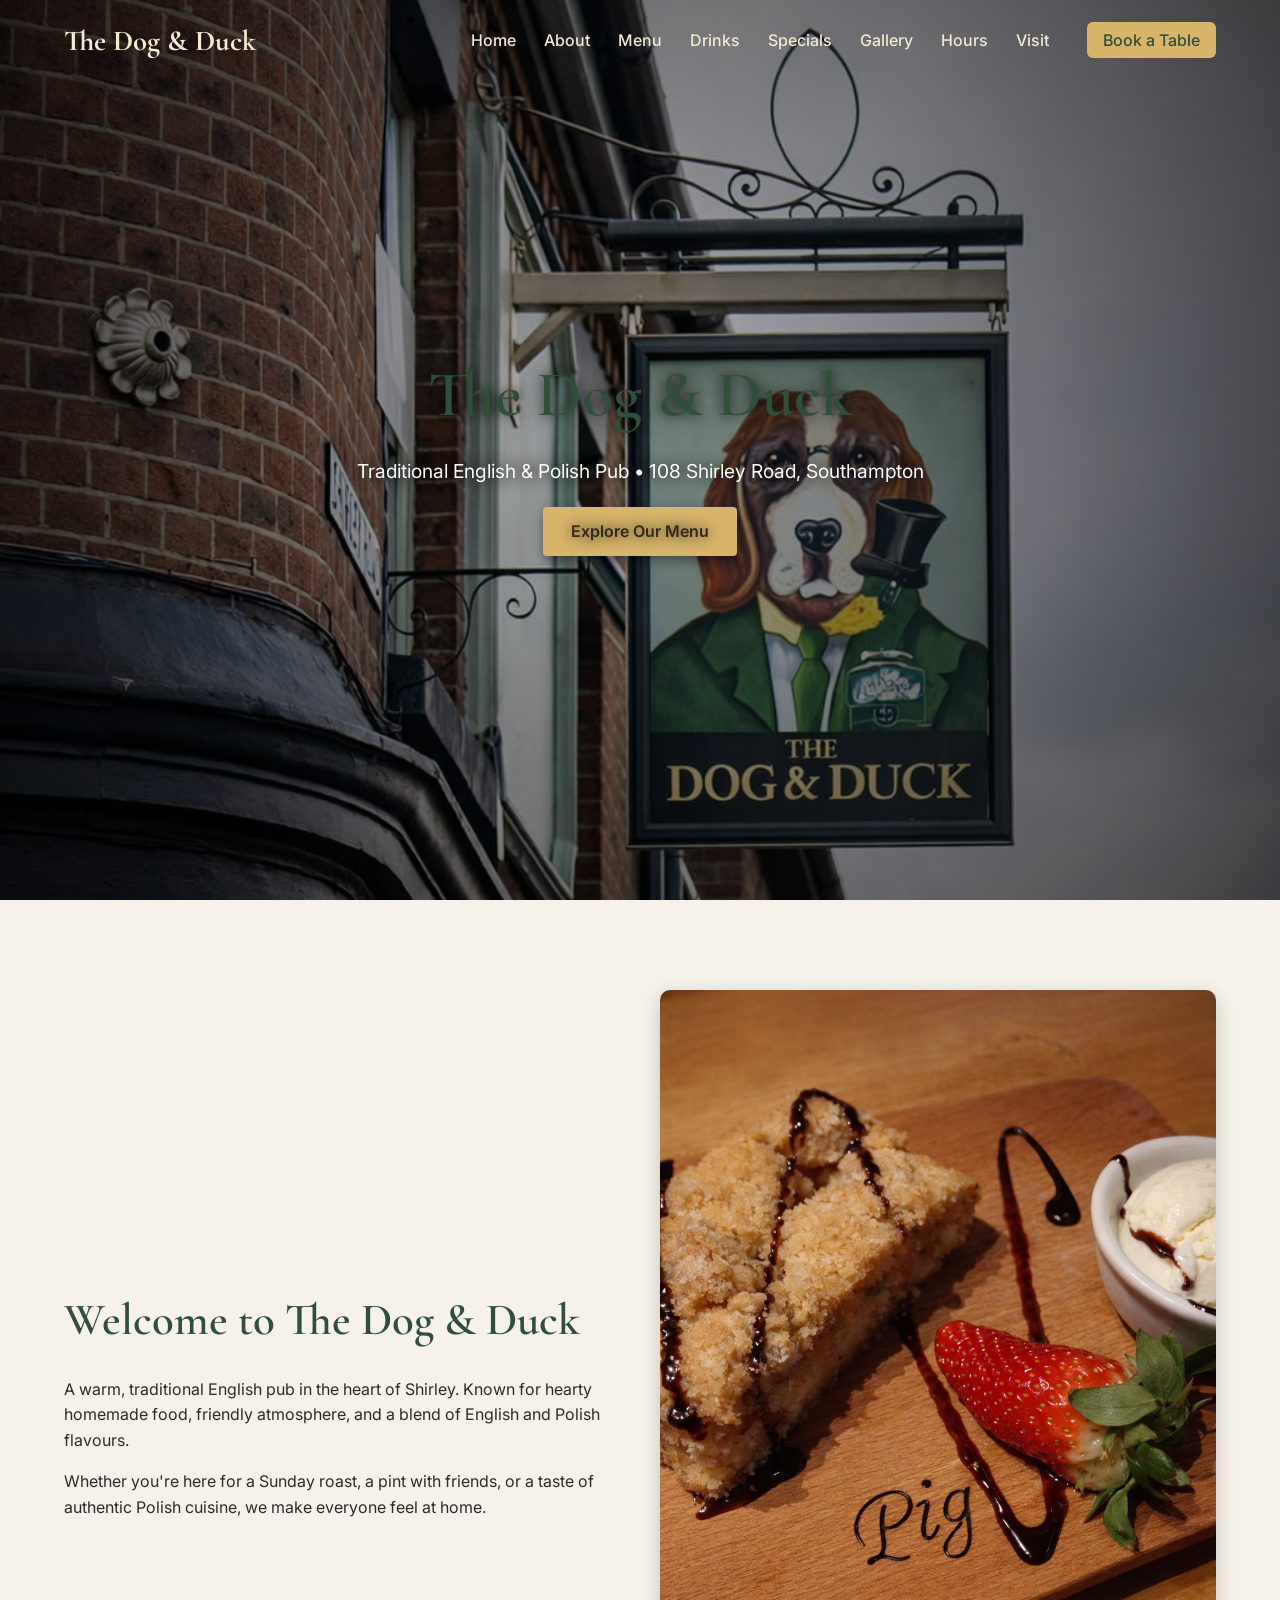
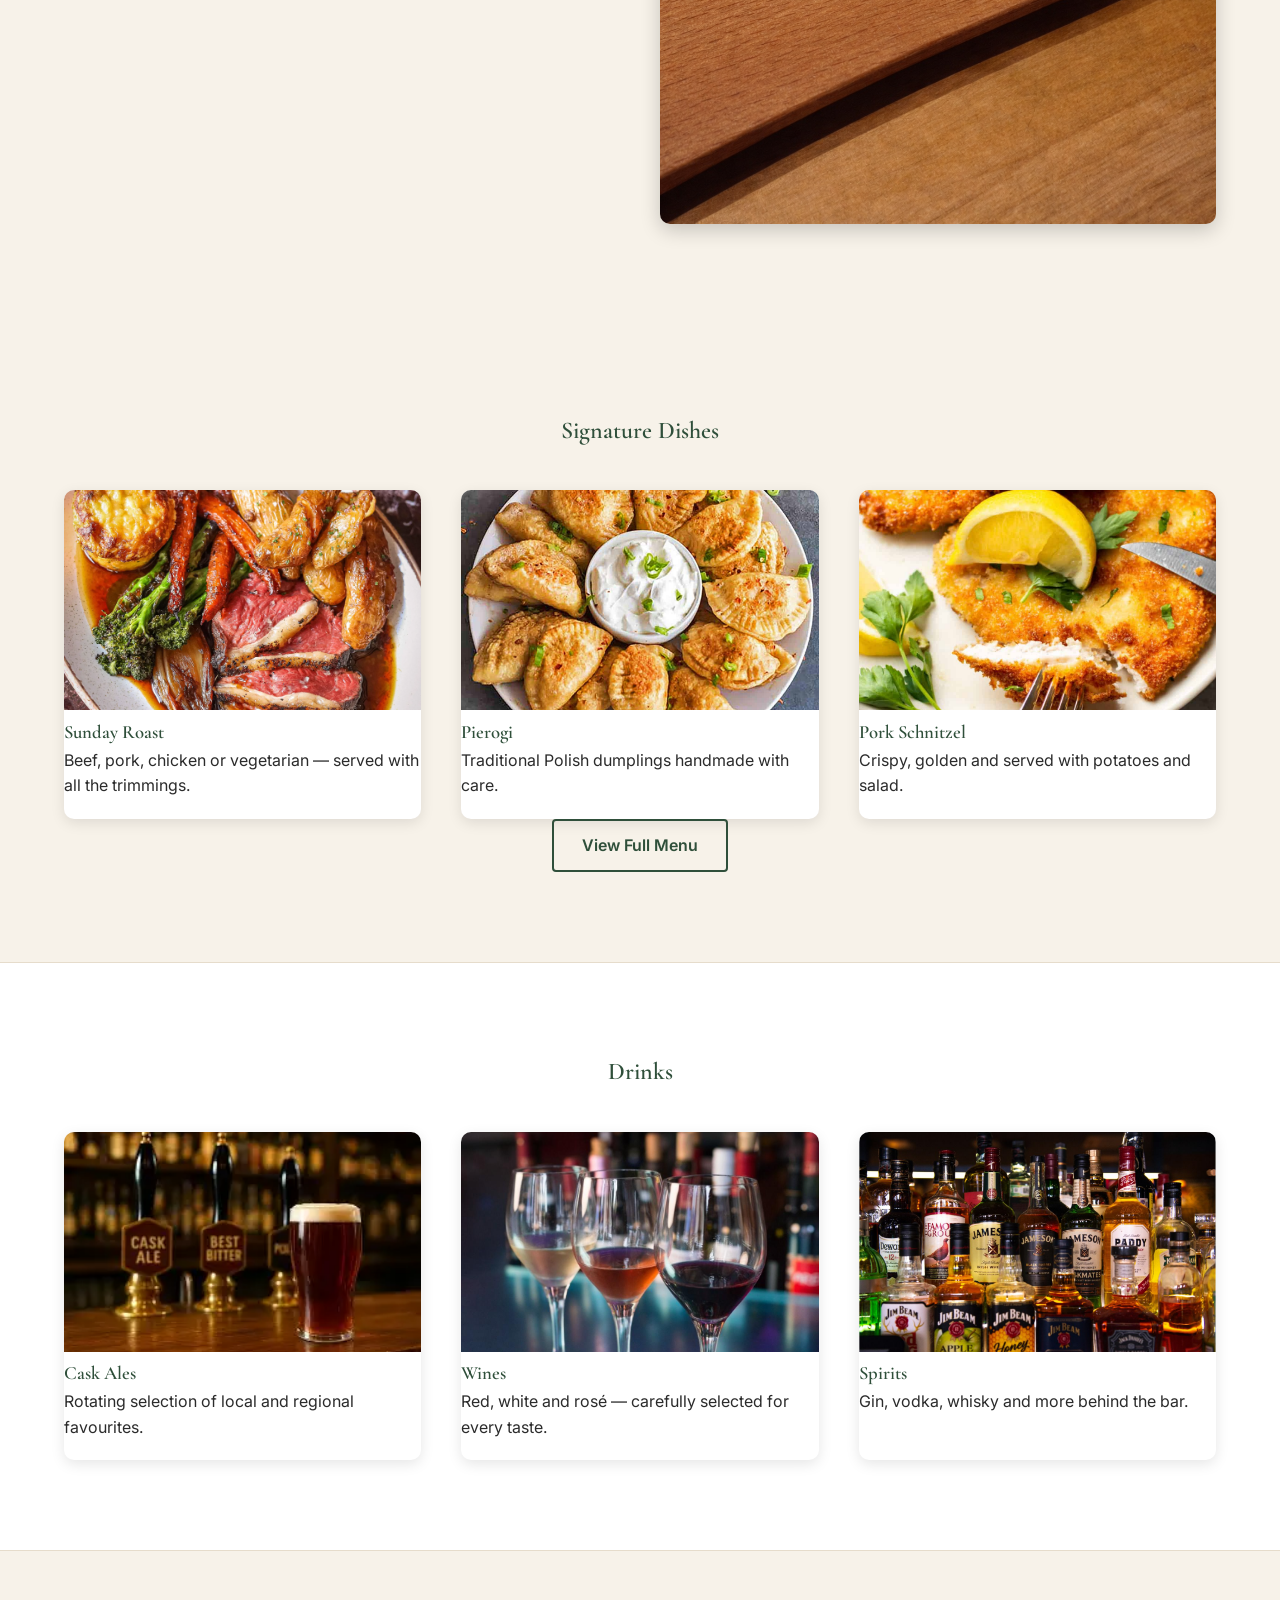
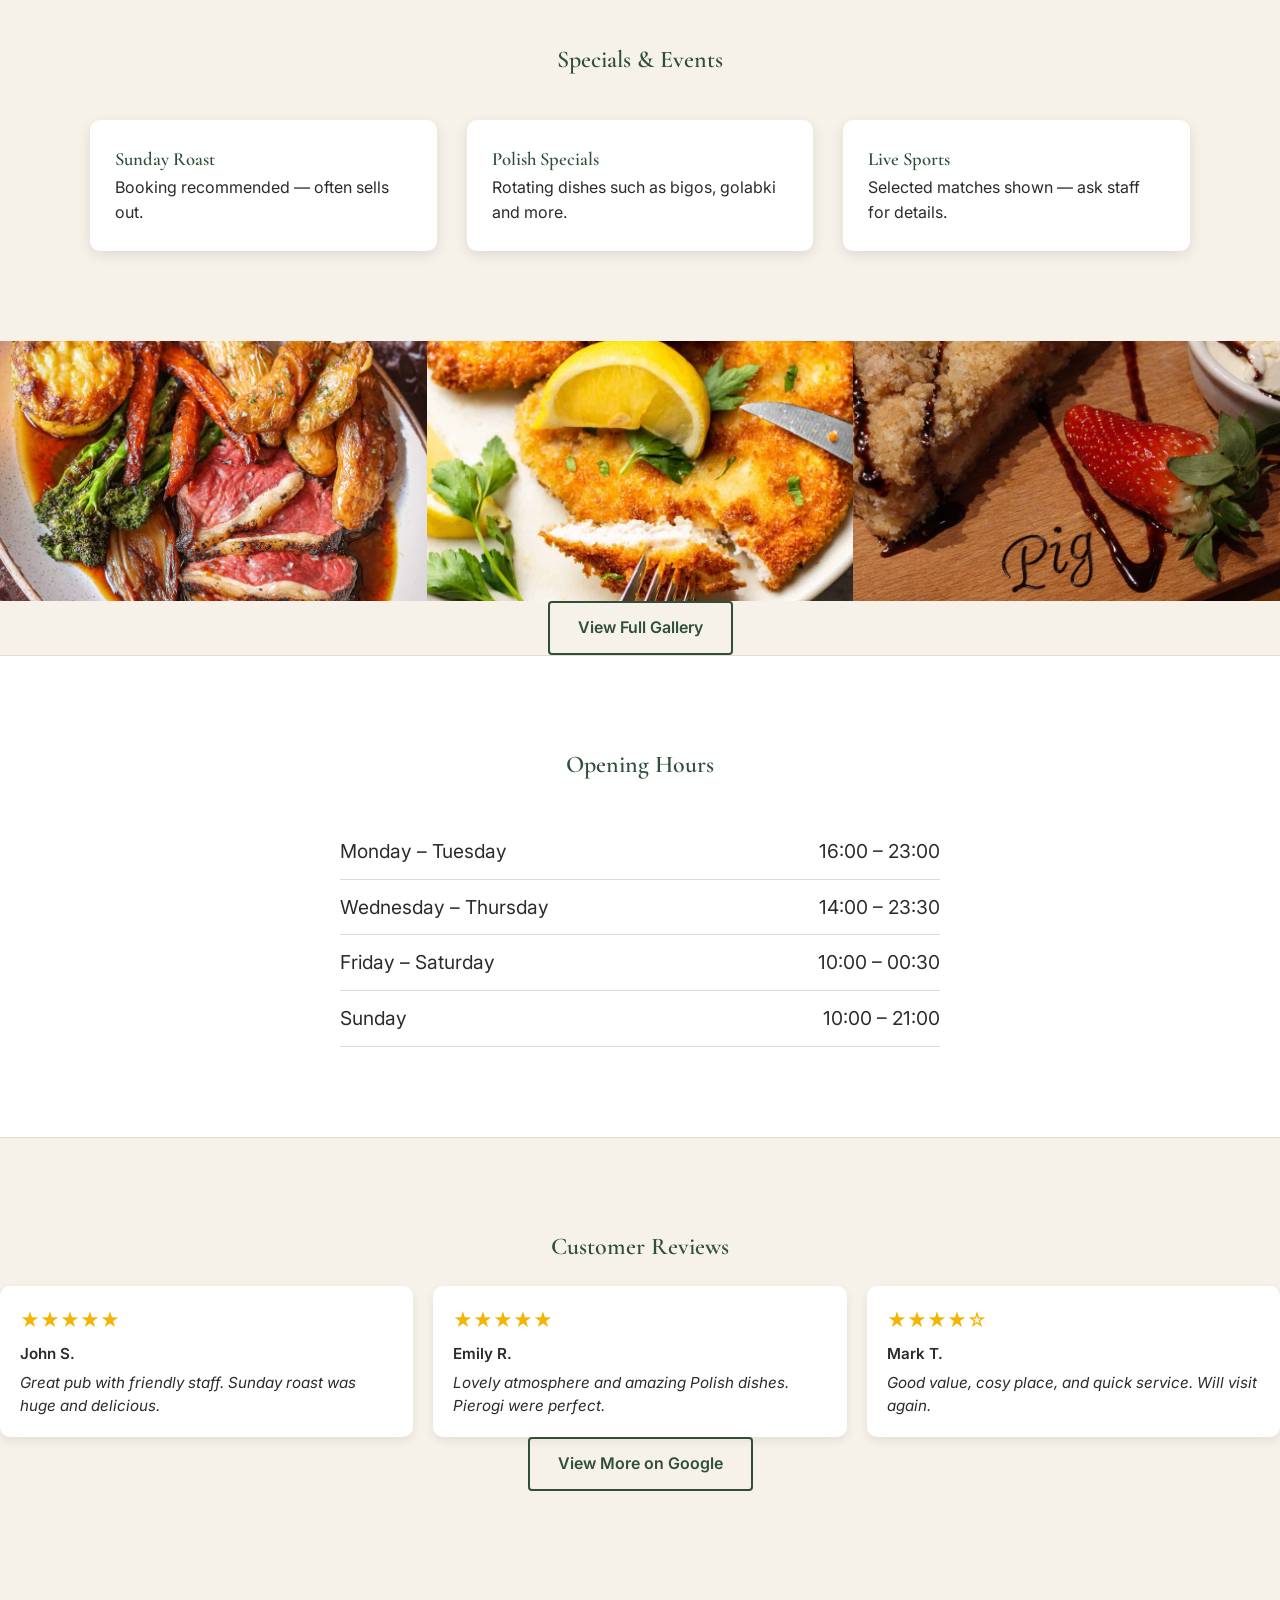
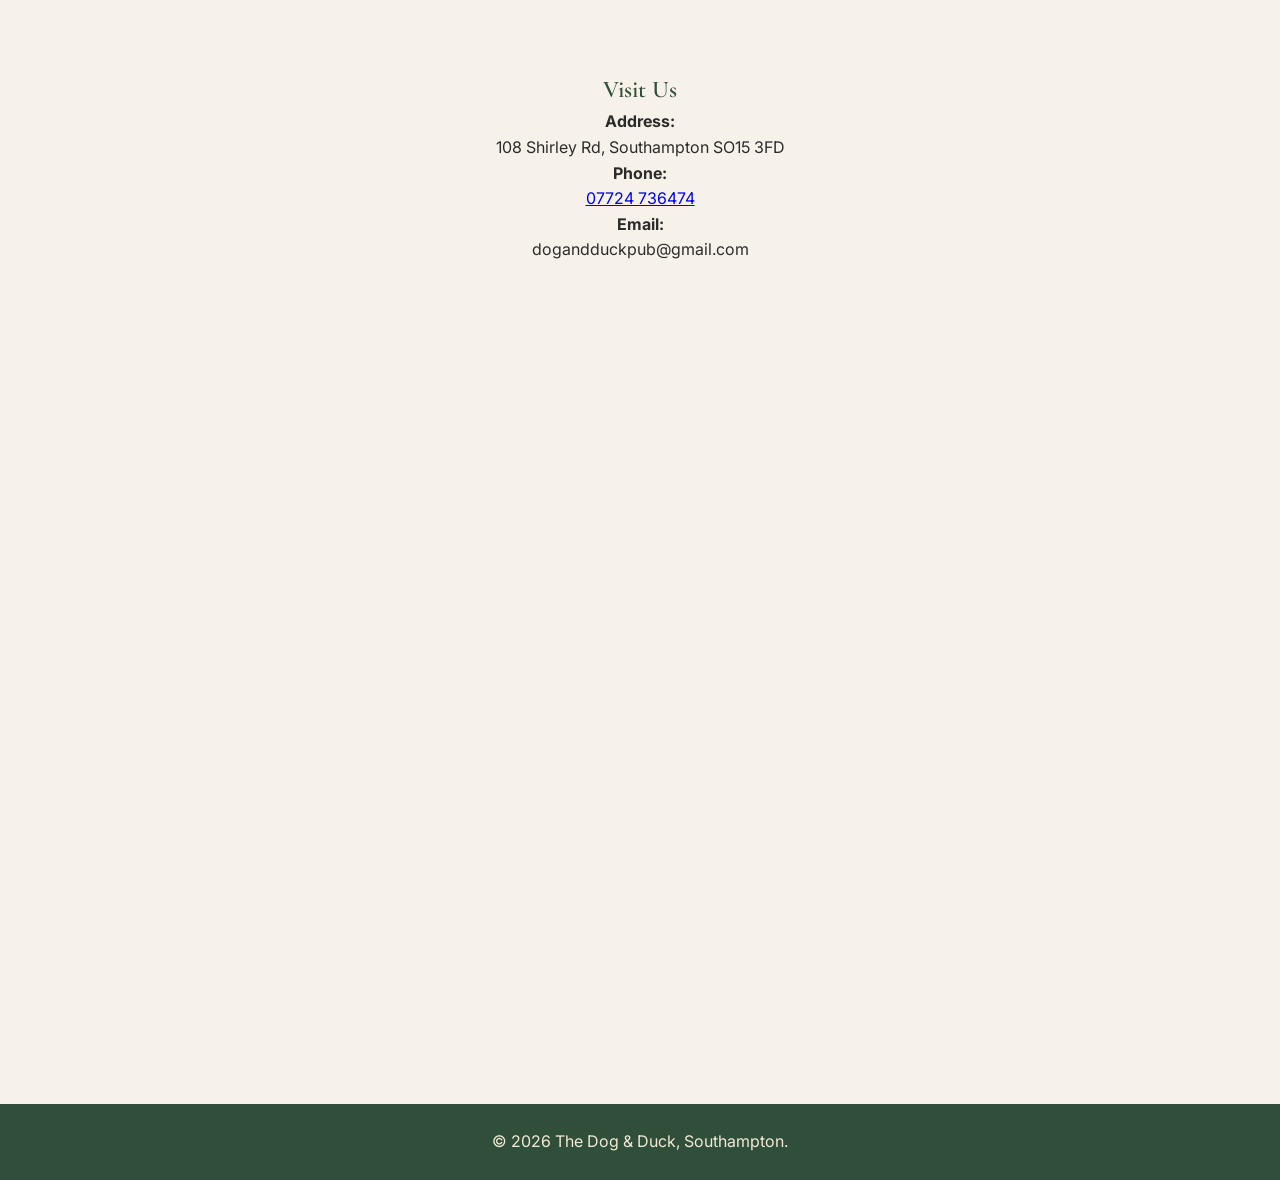
<file: index.html>
<!DOCTYPE html>
<html lang="en">
<head>
    <meta charset="UTF-8">
    <meta name="viewport" content="width=device-width, initial-scale=1.0">
    <title>The Dog & Duck – Southampton</title>

    <!-- FONTS -->
    <link href="https://fonts.googleapis.com/css2?family=Cormorant+Garamond:wght@400;600;700&family=Inter:wght@300;400;500;600&display=swap" rel="stylesheet">

    <link rel="stylesheet" href="style.css">
</head>

<body>

<!-- NAVBAR -->
<nav class="navbar">
    <div class="nav-inner">
        <div class="logo">The Dog & Duck</div>
        <div class="hamburger">
    ☰
</div>
        <ul class="nav-links">
            <li><a href="#home">Home</a></li>
            <li><a href="#about">About</a></li>
            <li><a href="menu.html">Menu</a></li>
            <li><a href="#drinks">Drinks</a></li>
            <li><a href="#specials">Specials</a></li>
            <li><a href="gallery.html">Gallery</a></li>
            <li><a href="#hours">Hours</a></li>
            <li><a href="#contact">Visit</a></li>
            <li><a href="tel:07724736474" class="book-btn">Book a Table</a></li>
        </ul>
    </div>
</nav>

<!-- HERO -->
<header id="home" class="hero">
    <div class="hero-overlay"></div>
    <div class="hero-content">
        <h1>The Dog & Duck</h1>
        <p>Traditional English & Polish Pub • 108 Shirley Road, Southampton</p>
        <a href="menu.html" class="btn btn-primary">Explore Our Menu</a>
    </div>
</header>

<!-- ABOUT -->
<section id="about" class="section section-split">
    <div class="split-text">
        <h2>Welcome to The Dog & Duck</h2>
        <p>
            A warm, traditional English pub in the heart of Shirley.  
            Known for hearty homemade food, friendly atmosphere, and a blend of English and Polish flavours.
        </p>
        <p>
            Whether you're here for a Sunday roast, a pint with friends, or a taste of authentic Polish cuisine,
            we make everyone feel at home.
        </p>
    </div>

    <div class="split-image">
        <img src="images/gallery-dessert.png" alt="Pub Interior">
    </div>
</section>

<!-- SIGNATURE DISHES -->
<section id="menu-preview" class="section section-light">
    <h2 class="center">Signature Dishes</h2>

    <div class="card-grid">

        <!-- SUNDAY ROAST -->
        <div class="food-card">
            <img src="images/gallery-roast.webp" alt="Sunday Roast">
            <h3>Sunday Roast</h3>
            <p>Beef, pork, chicken or vegetarian — served with all the trimmings.</p>
        </div>

        <!-- PIEROGI (still placeholder unless you upload one) -->
        <div class="food-card">
            <img src="images/gallery-pierogi.jpg" alt="Pierogi">
            <h3>Pierogi</h3>
            <p>Traditional Polish dumplings handmade with care.</p>
        </div>

        <!-- SCHNITZEL -->
        <div class="food-card">
            <img src="images/gallery-schnitzel.jpg" alt="Pork Schnitzel">
            <h3>Pork Schnitzel</h3>
            <p>Crispy, golden and served with potatoes and salad.</p>
        </div>

    </div>

    <div class="center">
        <a href="menu.html" class="btn btn-outline">View Full Menu</a>
    </div>
</section>

<!-- DRINKS -->
<section id="drinks" class="section section-panel">
    <h2 class="center">Drinks</h2>

    <div class="card-grid">
        <div class="drink-card">
            <img src="images/gallery-shots.webp" alt="Drinks">
            <h3>Cask Ales</h3>
            <p>Rotating selection of local and regional favourites.</p>
        </div>

        <div class="drink-card">
            <img src="images/gallery-wine.jpeg" alt="">
            <h3>Wines</h3>
            <p>Red, white and rosé — carefully selected for every taste.</p>
        </div>

        <div class="drink-card">
            <img src="images/gallery-spirits.jpg" alt="">
            <h3>Spirits</h3>
            <p>Gin, vodka, whisky and more behind the bar.</p>
        </div>
    </div>
</section>

<!-- SPECIALS -->
<section id="specials" class="section section-light">
    <h2 class="center">Specials & Events</h2>

    <div class="specials-grid">
        <div class="special-item">
            <h3>Sunday Roast</h3>
            <p>Booking recommended — often sells out.</p>
        </div>

        <div class="special-item">
            <h3>Polish Specials</h3>
            <p>Rotating dishes such as bigos, golabki and more.</p>
        </div>

        <div class="special-item">
            <h3>Live Sports</h3>
            <p>Selected matches shown — ask staff for details.</p>
        </div>
    </div>
</section>

<!-- MINI GALLERY PREVIEW -->
<section class="section section-gallery-preview">
    <div class="gallery-row">
        <img src="images/gallery-roast.webp" alt="">
        <img src="images/gallery-schnitzel.jpg" alt="">
        <img src="images/gallery-dessert.png" alt="">
    </div>

    <div class="center">
        <a href="gallery.html" class="btn btn-outline">View Full Gallery</a>
    </div>
</section>

<!-- HOURS -->
<section id="hours" class="section section-panel">
    <h2 class="center">Opening Hours</h2>

    <ul class="hours-list">
        <li><span>Monday – Tuesday</span><span>16:00 – 23:00</span></li>
        <li><span>Wednesday – Thursday</span><span>14:00 – 23:30</span></li>
        <li><span>Friday – Saturday</span><span>10:00 – 00:30</span></li>
        <li><span>Sunday</span><span>10:00 – 21:00</span></li>
    </ul>
</section>

<!-- REVIEWS -->
<section id="reviews" class="section section-light">
    <h2 class="center">Customer Reviews</h2>

    <div class="reviews-grid">

        <div class="review-card">
            <div class="stars">★★★★★</div>
            <p class="review-author">John S.</p>
            <p class="review-text">Great pub with friendly staff. Sunday roast was huge and delicious.</p>
        </div>

        <div class="review-card">
            <div class="stars">★★★★★</div>
            <p class="review-author">Emily R.</p>
            <p class="review-text">Lovely atmosphere and amazing Polish dishes. Pierogi were perfect.</p>
        </div>

        <div class="review-card">
            <div class="stars">★★★★☆</div>
            <p class="review-author">Mark T.</p>
            <p class="review-text">Good value, cosy place, and quick service. Will visit again.</p>
        </div>

    </div>

  <div class="center">
    <a href="https://www.google.co.uk/maps/place/The+Dog+%26+Duck/@50.9124856,-1.423898,17z/data=!4m17!1m8!3m7!1s0x487476a2807b0db3:0x4f08b9cf464eedf1!2sShirley+Rd,+Southampton+SO15+3FD!3b1!8m2!3d50.9125668!4d-1.4214687!16s%2Fg%2F1xb2d0m1!3m7!1s0x487476a27fd3cab1:0xc40f3df918e5f9ad!8m2!3d50.9121717!4d-1.4209066!9m1!1b1!16s%2Fg%2F11bysjpckv?entry=ttu&g_ep=EgoyMDI2MDYwMS4wIKXMDSoASAFQAw%3D%3D" 
       class="btn btn-outline" 
       target="_blank">
        View More on Google
    </a>
</div>
</section>
    
<!-- CONTACT -->
<section id="contact" class="section section-light contact-layout">
    <div class="contact-info">
        <h2>Visit Us</h2>
        <p><strong>Address:</strong><br>108 Shirley Rd, Southampton SO15 3FD</p>
        <p><strong>Phone:</strong><br><a href="tel:07724736474">07724 736474</a></p>
        <p><strong>Email:</strong><br>dogandduckpub@gmail.com</p>
    </div>

   <div class="map-container">
    <iframe 
        src="https://www.google.com/maps/embed?pb=!1m18!1m12!1m3!1d2515.62407642002!2d-1.4257775065553866!3d50.912171598673716!2m3!1f0!2f0!3f0!3m2!1i1024!2i768!4f13.1!3m3!1m2!1s0x487476a27fd3cab1%3A0xc40f3df918e5f9ad!2sThe%20Dog%20%26%20Duck!5e0!3m2!1sen!2suk!4v1780507801063!5m2!1sen!2suk"
        allowfullscreen=""
        loading="lazy"
        referrerpolicy="no-referrer-when-downgrade">
    </iframe>
</div>
</section>    
    
<!-- FOOTER -->
<footer class="footer">
    <p>© 2026 The Dog & Duck, Southampton.</p>
</footer>

    <script>
window.addEventListener("scroll", function() {
    const navbar = document.querySelector(".navbar");
    if (window.scrollY > 50) {
        navbar.classList.add("scrolled");
    } else {
        navbar.classList.remove("scrolled");
    }
});
</script>

    <script>
document.querySelector('.hamburger').onclick = () => {
    document.querySelector('.nav-links').classList.toggle('active');
};
</script>

</body>
</html>
</file>
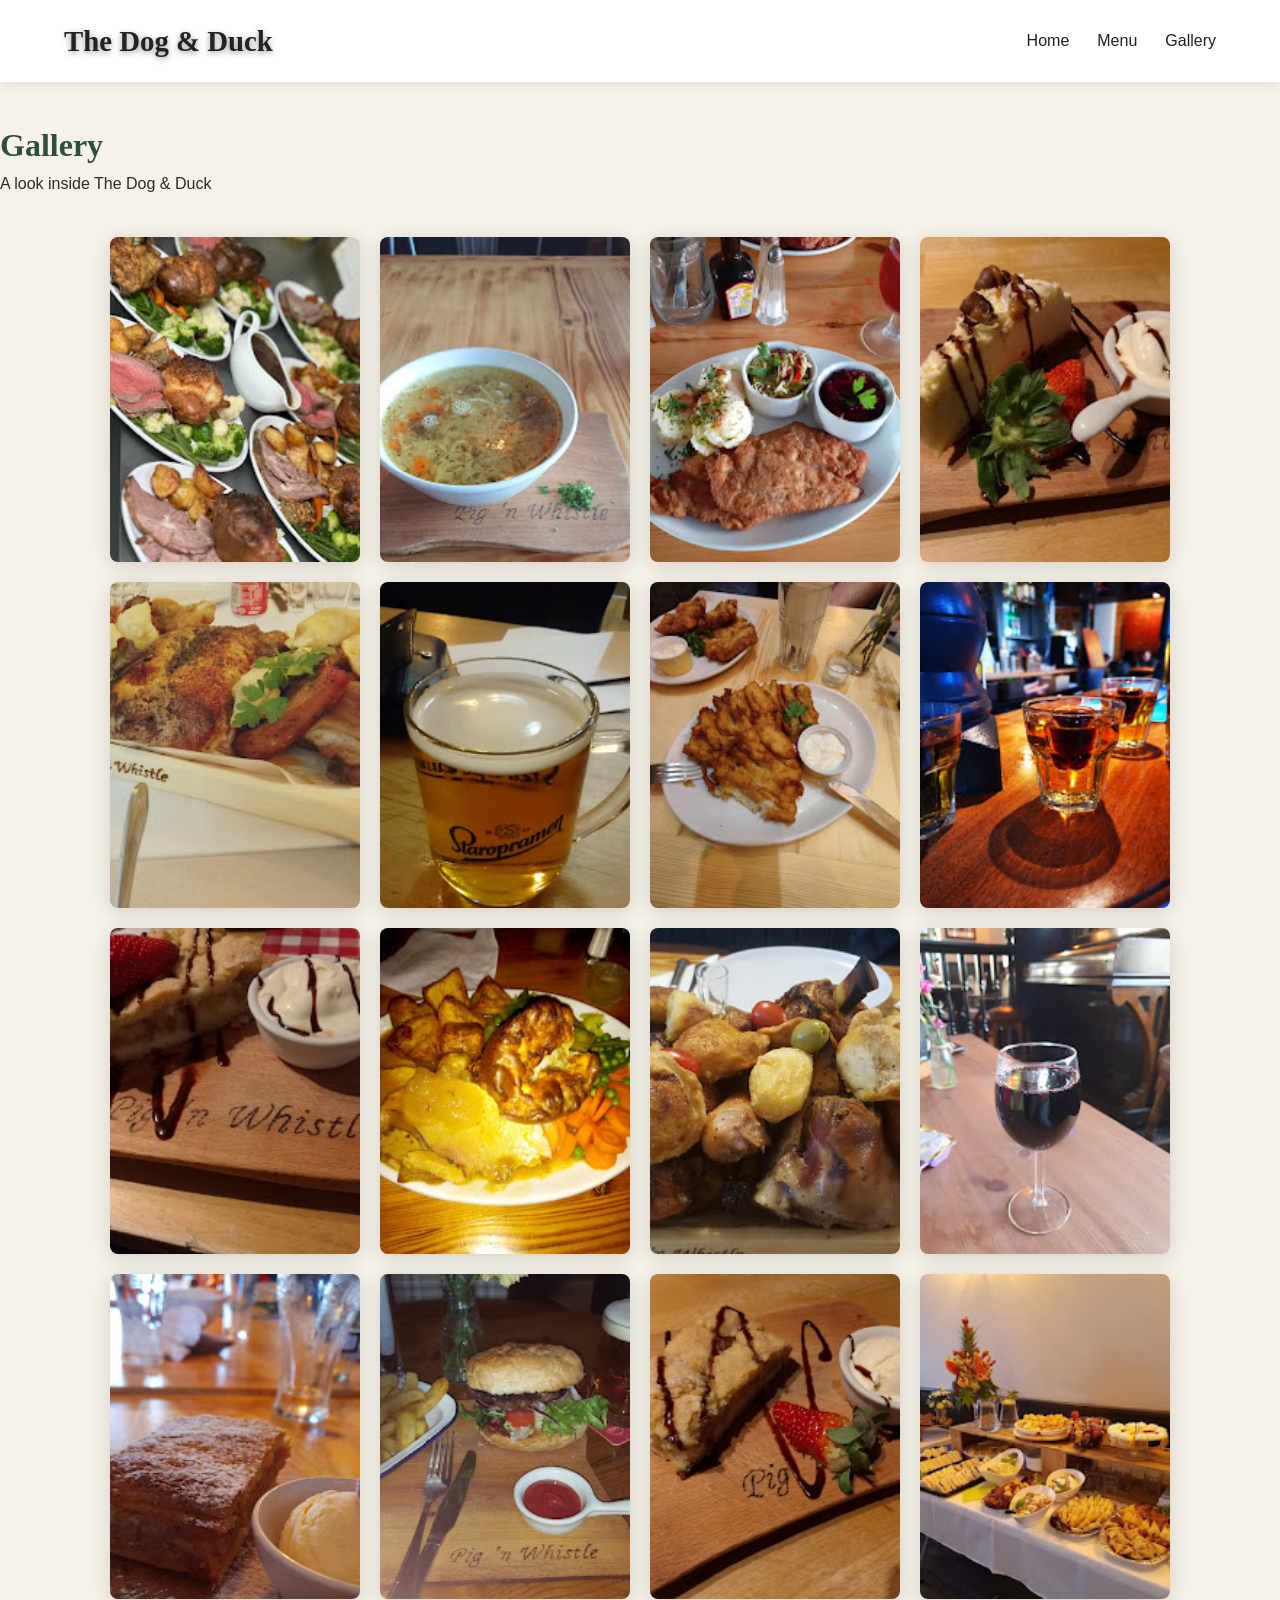
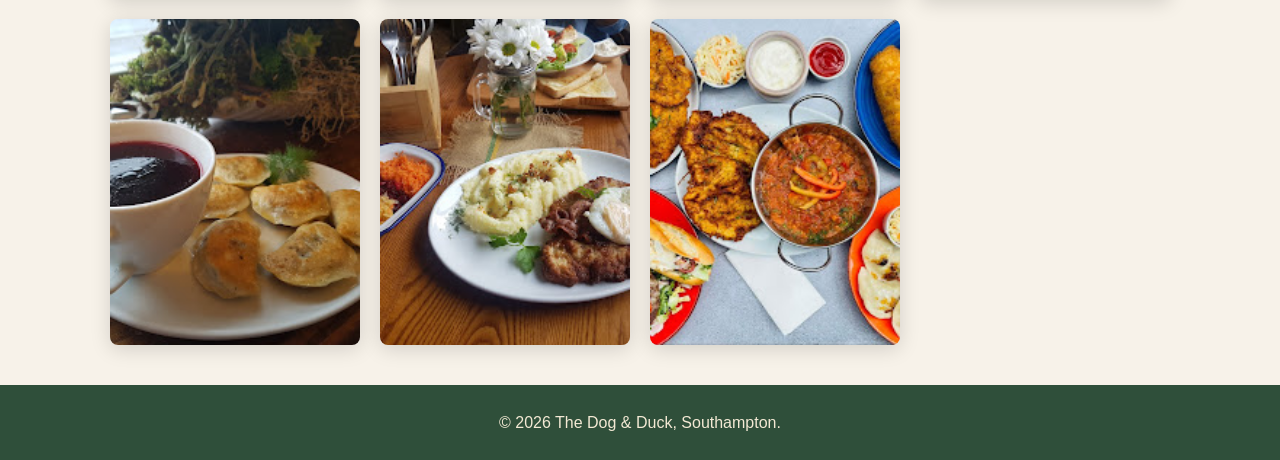
<file: gallery.html>
<!DOCTYPE html>
<html lang="en">
<head>
    <meta charset="UTF-8">
    <meta name="viewport" content="width=device-width, initial-scale=1.0">
    <title>Gallery – The Dog & Duck</title>
    <link rel="stylesheet" href="style.css">
</head>

<body>

<nav class="navbar scrolled">
    <div class="nav-inner">
        <div class="logo">The Dog & Duck</div>
        <div class="hamburger">☰</div>
        <ul class="nav-links">
            <li><a href="index.html">Home</a></li>
            <li><a href="menu.html">Menu</a></li>
            <li><a href="gallery.html" class="active">Gallery</a></li>
        </ul>
    </div>
</nav>

<header class="menu-header page-top">
    <h1>Gallery</h1>
    <p>A look inside The Dog & Duck</p>
</header>

<section class="gallery-grid">

    <img src="images/gallery1.jpg" alt="Gallery Image 1">
    <img src="images/gallery2.jpg" alt="Gallery Image 2">
    <img src="images/gallery3.jpg" alt="Gallery Image 3">
    <img src="images/gallery4.jpg" alt="Gallery Image 4">
    <img src="images/gallery5.jpg" alt="Gallery Image 5">
    <img src="images/gallery6.jpg" alt="Gallery Image 6">
    <img src="images/gallery7.jpg" alt="Gallery Image 7">
    <img src="images/gallery8.jpg" alt="Gallery Image 8">
    <img src="images/gallery9.jpg" alt="Gallery Image 9">
    <img src="images/gallery10.jpg" alt="Gallery Image 10">
    <img src="images/gallery11.jpg" alt="Gallery Image 11">
    <img src="images/gallery12.jpg" alt="Gallery Image 12">
    <img src="images/gallery13.jpg" alt="Gallery Image 13">
    <img src="images/gallery14.jpg" alt="Gallery Image 14">
    <img src="images/gallery15.jpg" alt="Gallery Image 15">
    <img src="images/gallery16.jpg" alt="Gallery Image 16">
    <img src="images/gallery17.jpg" alt="Gallery Image 17">
    <img src="images/gallery18.jpg" alt="Gallery Image 18">
    <img src="images/gallery19.jpg" alt="Gallery Image 19">

</section>

<footer class="footer">
    <p>© 2026 The Dog & Duck, Southampton.</p>
</footer>

    <script>
document.querySelector('.hamburger').onclick = () => {
    document.querySelector('.nav-links').classList.toggle('active');
};
</script>

</body>
</html>
</file>
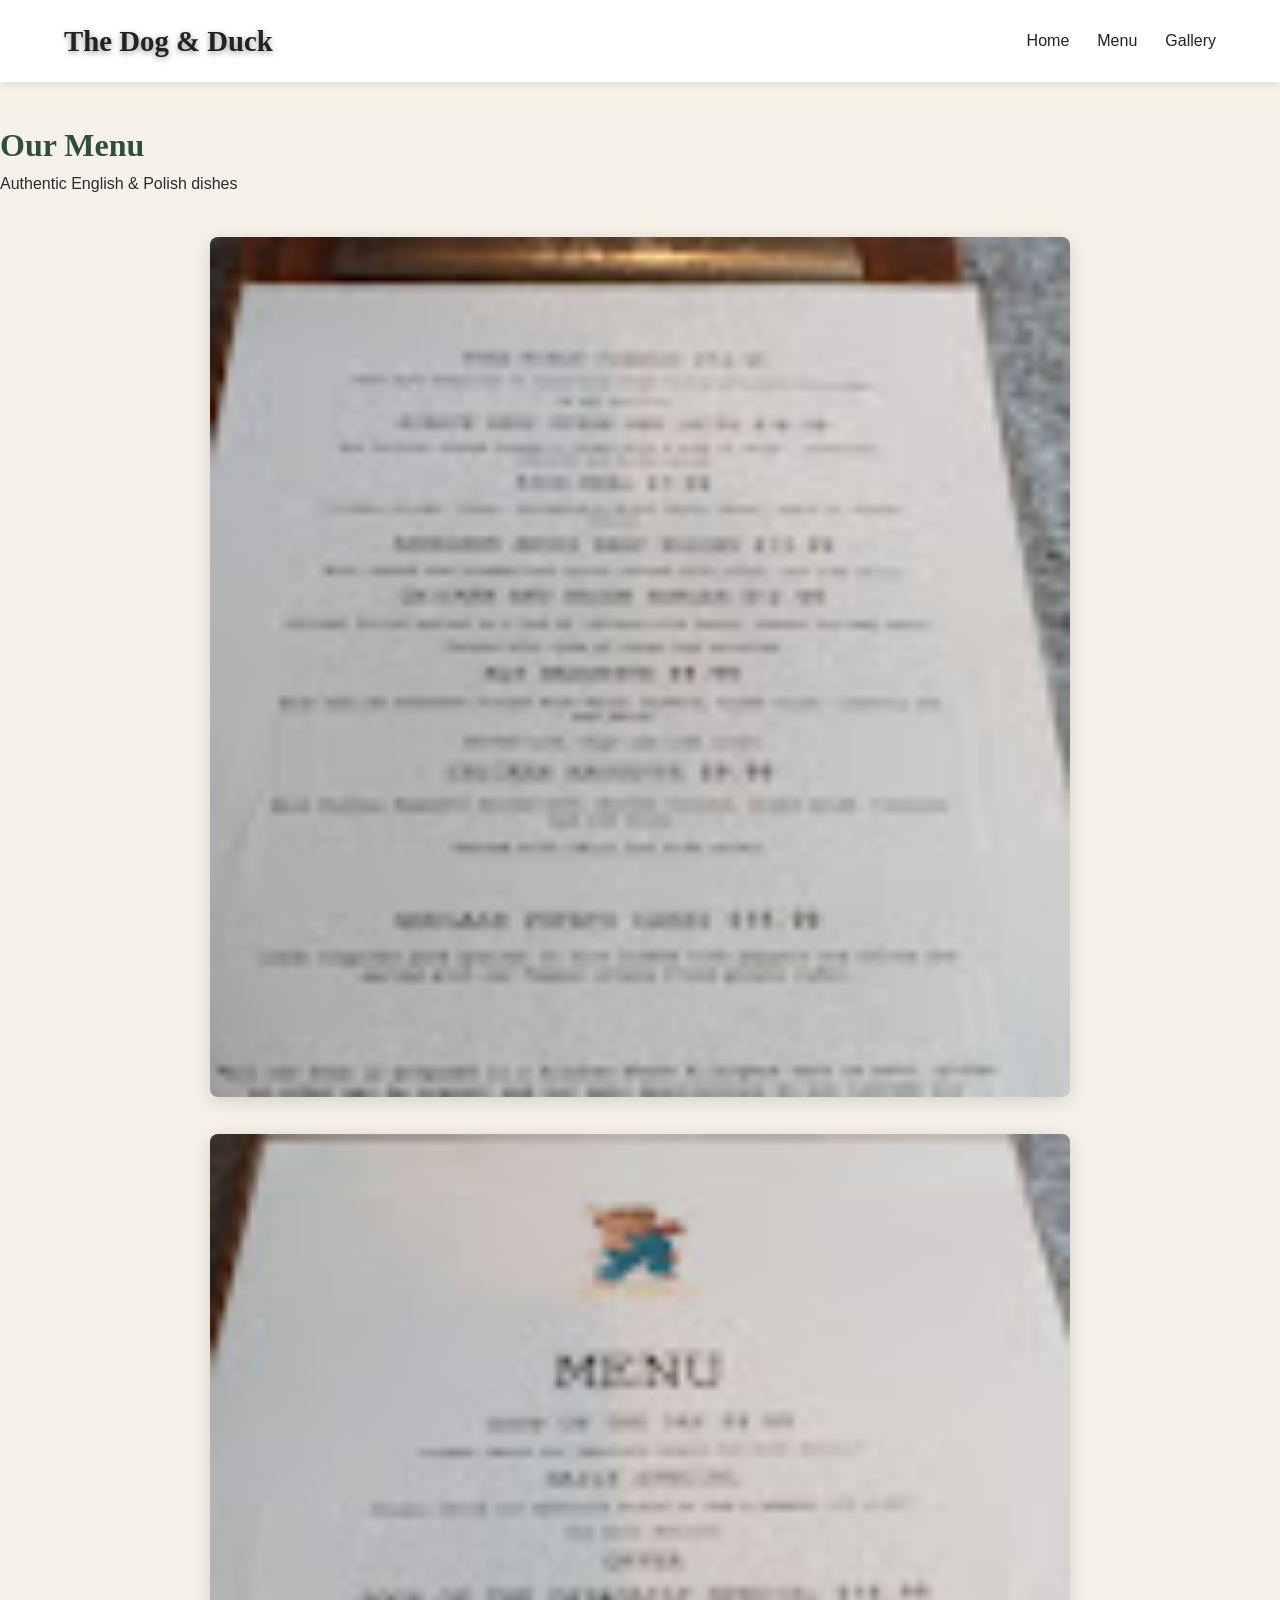
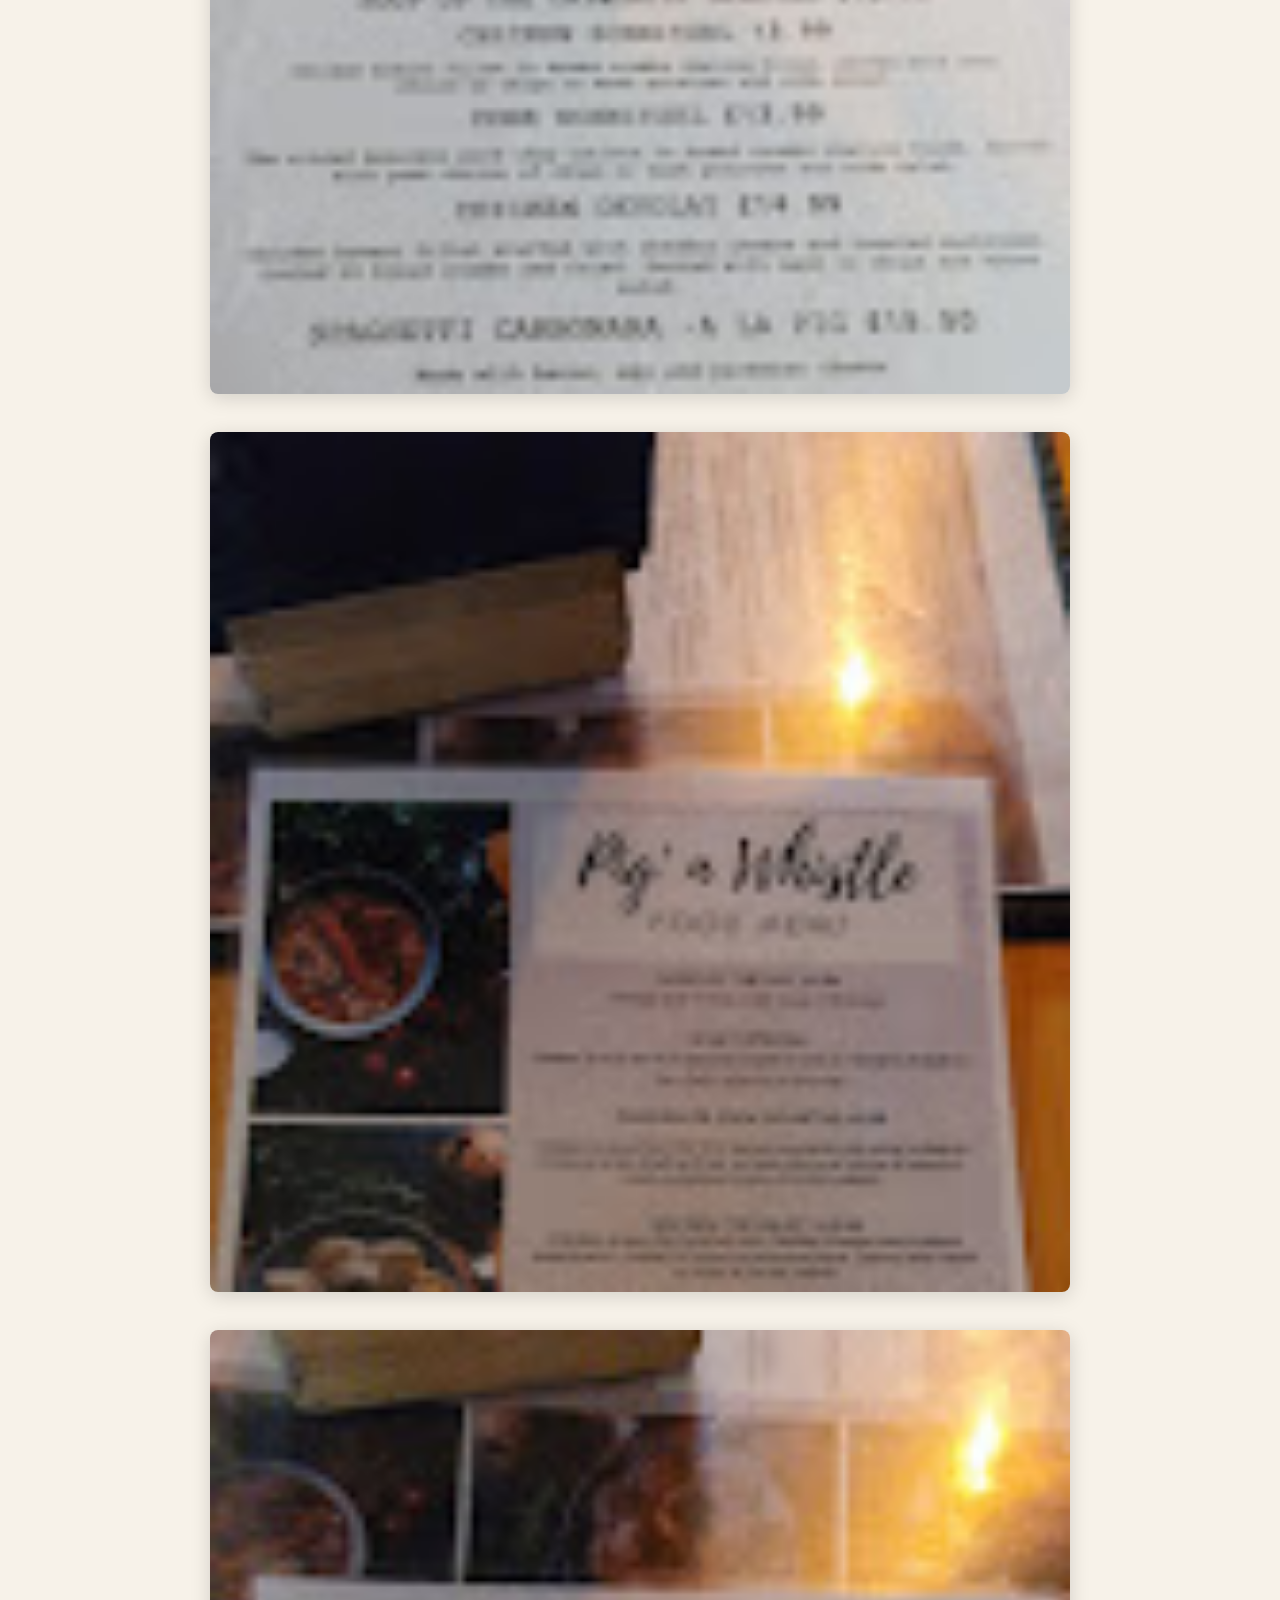
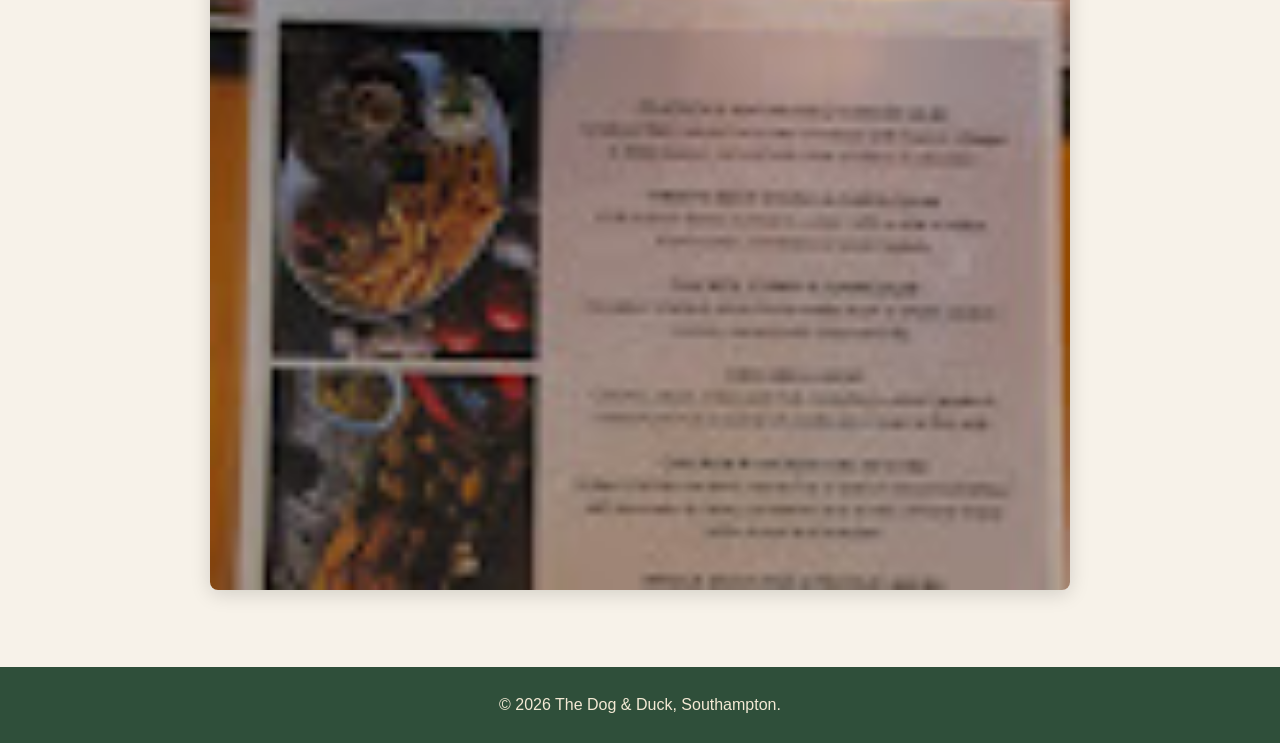
<file: menu.html>
<!DOCTYPE html>
<html lang="en">
<head>
    <meta charset="UTF-8">
    <meta name="viewport" content="width=device-width, initial-scale=1.0">
    <title>Menu – The Dog & Duck</title>
    <link rel="stylesheet" href="style.css">
</head>

<body>

<!-- NAVBAR -->
<nav class="navbar scrolled">
    <div class="nav-inner">
        <div class="logo">The Dog & Duck</div>
        <div class="hamburger">☰</div>
        <ul class="nav-links">
            <li><a href="index.html">Home</a></li>
            <li><a href="menu.html" class="active">Menu</a></li>
            <li><a href="gallery.html">Gallery</a></li>
        </ul>
    </div>
</nav>

<!-- HEADER -->
<header class="menu-header page-top">
    <h1>Our Menu</h1>
    <p>Authentic English & Polish dishes</p>
</header>

<!-- MENU IMAGES -->
<section class="menu-photos">

    <img src="images/menu1.jpg" alt="Menu Page 1">
    <img src="images/menu2.jpg" alt="Menu Page 2">
    <img src="images/menu3.jpg" alt="Menu Page 3">
    <img src="images/menu4.jpg" alt="Menu Page 4">

</section>

<footer class="footer">
    <p>© 2026 The Dog & Duck, Southampton.</p>
</footer>

    <script>
document.querySelector('.hamburger').onclick = () => {
    document.querySelector('.nav-links').classList.toggle('active');
};
</script>
   
</body>
</html>
</file>
<file: style.css>
/* --------------------------------------------------
   GLOBAL STYLES
-------------------------------------------------- */

* {
    margin: 0;
    padding: 0;
    box-sizing: border-box;
}

body {
    font-family: 'Inter', sans-serif;
    background: #f7f2e9; /* warm cream */
    color: #2b2b2b;
    line-height: 1.6;
}

h1, h2, h3 {
    font-family: 'Cormorant Garamond', serif;
    font-weight: 600;
    color: #2f4f3a; /* deep pub green */
}

.center {
    text-align: center;
}

/* --------------------------------------------------
   NAVBAR — Transparent Papillon Style
-------------------------------------------------- */

.navbar {
    position: fixed;
    top: 0;
    width: 100%;
    padding: 18px 0;
    z-index: 1000;
    transition: background 0.3s ease;
}

.navbar.scrolled {
    background: rgba(255, 255, 255, 0.95);
    backdrop-filter: blur(6px);
    box-shadow: 0 2px 10px rgba(0,0,0,0.1);
}

.nav-inner {
    width: 90%;
    max-width: 1300px;
    margin: auto;
    display: flex;
    justify-content: space-between;
    align-items: center;
}

.logo {
    font-family: 'Cormorant Garamond', serif;
    font-size: 1.8rem;
    font-weight: 700;
    color: #f3e9d4;
    text-shadow: 0 2px 6px rgba(0,0,0,0.4);
}

.nav-links {
    list-style: none;
    display: flex;
    gap: 28px;
}

.nav-links a {
    text-decoration: none;
    color: #f3e9d4;
    font-weight: 500;
    transition: 0.2s;
}

.navbar.scrolled .nav-links a {
    color: #2f4f3a;
}

.nav-links a:hover {
    color: #d9b56c;
}

/* Smooth transitions for navbar + text */
.navbar {
    transition: background 0.3s ease, box-shadow 0.3s ease;
}

.navbar .nav-links a,
.navbar .logo {
    transition: color 0.3s ease;
}

/* --------------------------------------------------
   HERO SECTION
-------------------------------------------------- */

.hero {
    height: 100vh;
    min-height: 600px;
    background: url("images/hero-dogduck.png") center/cover no-repeat;
    position: relative;
    display: flex;
    justify-content: center;
    align-items: center;
}

.hero-overlay {
    position: absolute;
    inset: 0;
    background: radial-gradient(circle at center, rgba(0,0,0,0.25), rgba(0,0,0,0.75));
}

.hero-content {
    position: relative;
    text-align: center;
    color: #fff;
    max-width: 700px;
    padding: 20px;
    animation: fadeIn 1.2s ease-out;
    text-shadow: 0 0 14px rgba(0,0,0,0.9);
}

.hero-content h1 {
    font-size: 4rem;
    margin-bottom: 10px;
}

.hero-content p {
    font-size: 1.2rem;
    margin-bottom: 20px;
}

/* --------------------------------------------------
   BUTTONS
-------------------------------------------------- */

.btn {
    display: inline-block;
    padding: 12px 28px;
    border-radius: 4px;
    font-weight: 600;
    text-decoration: none;
    transition: 0.2s ease-out;
}

.btn-primary {
    background: #d9b56c;
    color: #2f2a1f;
    box-shadow: 0 4px 12px rgba(0,0,0,0.4);
}

.btn-primary:hover {
    background: #e3c47c;
    transform: translateY(-2px);
}

.btn-outline {
    border: 2px solid #2f4f3a;
    color: #2f4f3a;
}

.btn-outline:hover {
    background: #2f4f3a;
    color: #fff;
}

/* --------------------------------------------------
   SECTIONS
-------------------------------------------------- */

.section {
    padding: 90px 0;
}

.section-light {
    background: #f7f2e9;
}

.section-panel {
    background: #fff;
    border-top: 1px solid #e6dccb;
    border-bottom: 1px solid #e6dccb;
}

/* --------------------------------------------------
   SPLIT ABOUT SECTION
-------------------------------------------------- */

.section-split {
    display: flex;
    align-items: center;
    gap: 40px;
    width: 90%;
    max-width: 1300px;
    margin: auto;
}

.split-text {
    flex: 1;
}

.split-text h2 {
    font-size: 2.8rem;
    margin-bottom: 20px;
}

.split-text p {
    margin-bottom: 16px;
}

.split-image {
    flex: 1;
}

.split-image img {
    width: 100%;
    border-radius: 10px;
    box-shadow: 0 6px 20px rgba(0,0,0,0.2);
}

/* --------------------------------------------------
   CARD GRIDS (Menu, Drinks)
-------------------------------------------------- */

.card-grid {
    width: 90%;
    max-width: 1300px;
    margin: auto;
    display: grid;
    grid-template-columns: repeat(auto-fit, minmax(280px, 1fr));
    gap: 40px;
    margin-top: 40px;
}

.food-card, .drink-card {
    background: #fff;
    border-radius: 10px;
    padding-bottom: 20px;
    box-shadow: 0 4px 14px rgba(0,0,0,0.1);
    transition: 0.2s;
}

.food-card img, .drink-card img {
    width: 100%;
    height: 220px;
    object-fit: cover;
    border-radius: 10px 10px 0 0;
}

.food-card:hover, .drink-card:hover {
    transform: translateY(-4px);
}

/* --------------------------------------------------
   SPECIALS
-------------------------------------------------- */

.specials-grid {
    width: 90%;
    max-width: 1100px;
    margin: auto;
    display: grid;
    grid-template-columns: repeat(auto-fit, minmax(260px, 1fr));
    gap: 30px;
    margin-top: 40px;
}

.special-item {
    background: #fff;
    padding: 25px;
    border-radius: 10px;
    box-shadow: 0 4px 14px rgba(0,0,0,0.1);
}

/* --------------------------------------------------
   GALLERY PREVIEW
-------------------------------------------------- */

.section-gallery-preview {
    padding: 0;
}

.gallery-row {
    display: flex;
    gap: 0;
}

.gallery-row img {
    width: 33.33%;
    height: 260px;
    object-fit: cover;
}

/* --------------------------------------------------
   HOURS
-------------------------------------------------- */

.hours-list {
    list-style: none;
    width: 90%;
    max-width: 600px;
    margin: 40px auto 0;
    font-size: 1.2rem;
}

.hours-list li {
    display: flex;
    justify-content: space-between;
    padding: 12px 0;
    border-bottom: 1px solid #ddd;
}

/* --------------------------------------------------
   CONTACT + MAP
-------------------------------------------------- */

.contact-layout {
    display: flex;
    gap: 40px;
    width: 90%;
    max-width: 1300px;
    margin: auto;
}

.contact-info {
    flex: 1;
}

.contact-map {
    flex: 1;
    height: 350px;
}

.contact-map iframe {
    width: 100%;
    height: 100%;
    border-radius: 8px;
}

/* --------------------------------------------------
   FOOTER
-------------------------------------------------- */

.footer {
    background: #2f4f3a;
    color: #f3e9d4;
    text-align: center;
    padding: 25px 0;
    margin-top: 40px;
}

/* Push page content down so navbar doesn't cover titles */
.page-top {
    padding-top: 120px;
}

/* --------------------------------------------------
   ANIMATIONS
-------------------------------------------------- */

@keyframes fadeIn {
    from { opacity: 0; transform: translateY(20px); }
    to { opacity: 1; transform: translateY(0); }
}

/* ========================= */
/* MENU PAGE IMAGE STYLING   */
/* ========================= */

.menu-photos {
    max-width: 900px;
    margin: 40px auto;
    padding: 0 20px;
}

.menu-photos img {
    width: 100%;
    margin-bottom: 30px;
    border-radius: 8px;
    box-shadow: 0 4px 20px rgba(0,0,0,0.15);
}

.gallery-grid {
    max-width: 1100px;
    margin: 40px auto;
    padding: 0 20px;
    display: grid;
    grid-template-columns: repeat(auto-fit, minmax(250px, 1fr));
    gap: 20px;
}

.gallery-grid img {
    width: 100%;
    height: auto;
    border-radius: 8px;
    box-shadow: 0 4px 20px rgba(0,0,0,0.15);
    object-fit: cover;
}

/* NAVBAR SCROLLED STATE */
.navbar.scrolled .nav-links a {
    color: #222;
}

.navbar.scrolled .logo {
    color: #222;
}

.navbar.scrolled {
    background: rgba(255, 255, 255, 0.95);
    backdrop-filter: blur(6px);
    box-shadow: 0 2px 10px rgba(0,0,0,0.1);
}

/* -----------------------------------------
   PAGE SPACING FIX
----------------------------------------- */
.page-top {
    padding-top: 120px;
}

/* -----------------------------------------
   ANIMATIONS (Fade-in, zoom, etc.)
----------------------------------------- */

/* Fade-in for section titles */
section h1, section h2 {
    animation: fadeIn 0.8s ease forwards;
    opacity: 0;
    transform: translateY(10px);
}

@keyframes fadeIn {
    to {
        opacity: 1;
        transform: translateY(0);
    }
}

/* Gallery hover zoom */
.gallery-grid img {
    transition: transform 0.3s ease, box-shadow 0.3s ease;
}

.gallery-grid img:hover {
    transform: scale(1.03);
    box-shadow: 0 6px 20px rgba(0,0,0,0.25);
}

.book-btn {
    padding: 8px 16px;
    background: #d9b56c; /* gold */
    color: #2f4f3a !important; /* dark green text */
    border-radius: 6px;
    font-weight: 600;
    margin-left: 10px;
    transition: 0.3s ease;
}

.book-btn:hover {
    background: #c7a257;
}

/* MOBILE FIXES */
@media (max-width: 768px) {

    /* Stack navbar items vertically */
    .nav-links {
        display: flex;
        flex-direction: column;
        gap: 10px;
        background: #2f4f3a;
        padding: 20px;
        position: absolute;
        top: 60px;
        right: 0;
        width: 100%;
        display: none; /* hidden by default */
    }

    /* Show menu when active */
    .nav-links.active {
        display: flex;
    }

    /* Make navbar smaller */
    .navbar {
        padding: 10px 20px;
    }

    /* Logo smaller */
    .logo {
        font-size: 1.3rem;
    }

    /* Book button full width */
    .book-btn {
        width: 100%;
        text-align: center;
    }
}

.hamburger {
    display: none;
    font-size: 28px;
    cursor: pointer;
    color: #f3e9d4;
}

@media (max-width: 768px) {
    .hamburger {
        display: block;
    }
}

@media (max-width: 768px) {
    .gallery-grid {
        grid-template-columns: repeat(2, 1fr);
        gap: 10px;
    }
}

@media (max-width: 480px) {
    .gallery-grid {
        grid-template-columns: 1fr;
    }
}

@media (max-width: 768px) {
    .menu-image img {
        width: 100%;
        height: auto;
    }
}

@media (max-width: 768px) {
    .hero h1 {
        font-size: 2rem;
    }
    .hero p {
        font-size: 1rem;
    }
}

@media (max-width: 768px) {
    section {
        padding: 40px 20px;
    }
}

.map-container {
    width: 100%;
    position: relative;
    padding-bottom: 60%; /* controls height */
    height: 0;
    overflow: hidden;
    border-radius: 8px;
}

.map-container iframe {
    position: absolute;
    top: 0;
    left: 0;
    width: 100%;
    height: 100%;
    border: 0;
}

@media (max-width: 768px) {
    .contact-layout {
        flex-direction: column;
        gap: 20px;
    }
}

@media (max-width: 1024px) {
    .contact-layout {
        flex-direction: column;
        text-align: center;
        gap: 20px;
    }

    .map-container {
        width: 100%;
    }
}

@media (max-width: 1200px) {
    .contact-layout {
        flex-direction: column;
        align-items: center;
        text-align: center;
        gap: 20px;
    }
}

@media (max-width: 1400px) {
    .contact-layout {
        flex-direction: column;
        align-items: center;
        text-align: center;
        gap: 20px;
    }
}

/* REVIEWS SECTION */
.reviews-grid {
    display: grid;
    grid-template-columns: repeat(auto-fit, minmax(280px, 1fr));
    gap: 20px;
    margin-top: 20px;
}

.review-card {
    background: #ffffff;
    padding: 20px;
    border-radius: 10px;
    box-shadow: 0 4px 10px rgba(0,0,0,0.08);
    font-size: 0.95rem;
    line-height: 1.5;
}

.stars {
    font-size: 1.2rem;
    color: #f4b400; /* Google yellow */
    margin-bottom: 8px;
}

.review-author {
    font-weight: 600;
    margin-bottom: 6px;
}

.review-text {
    font-style: italic;
}
</file>
